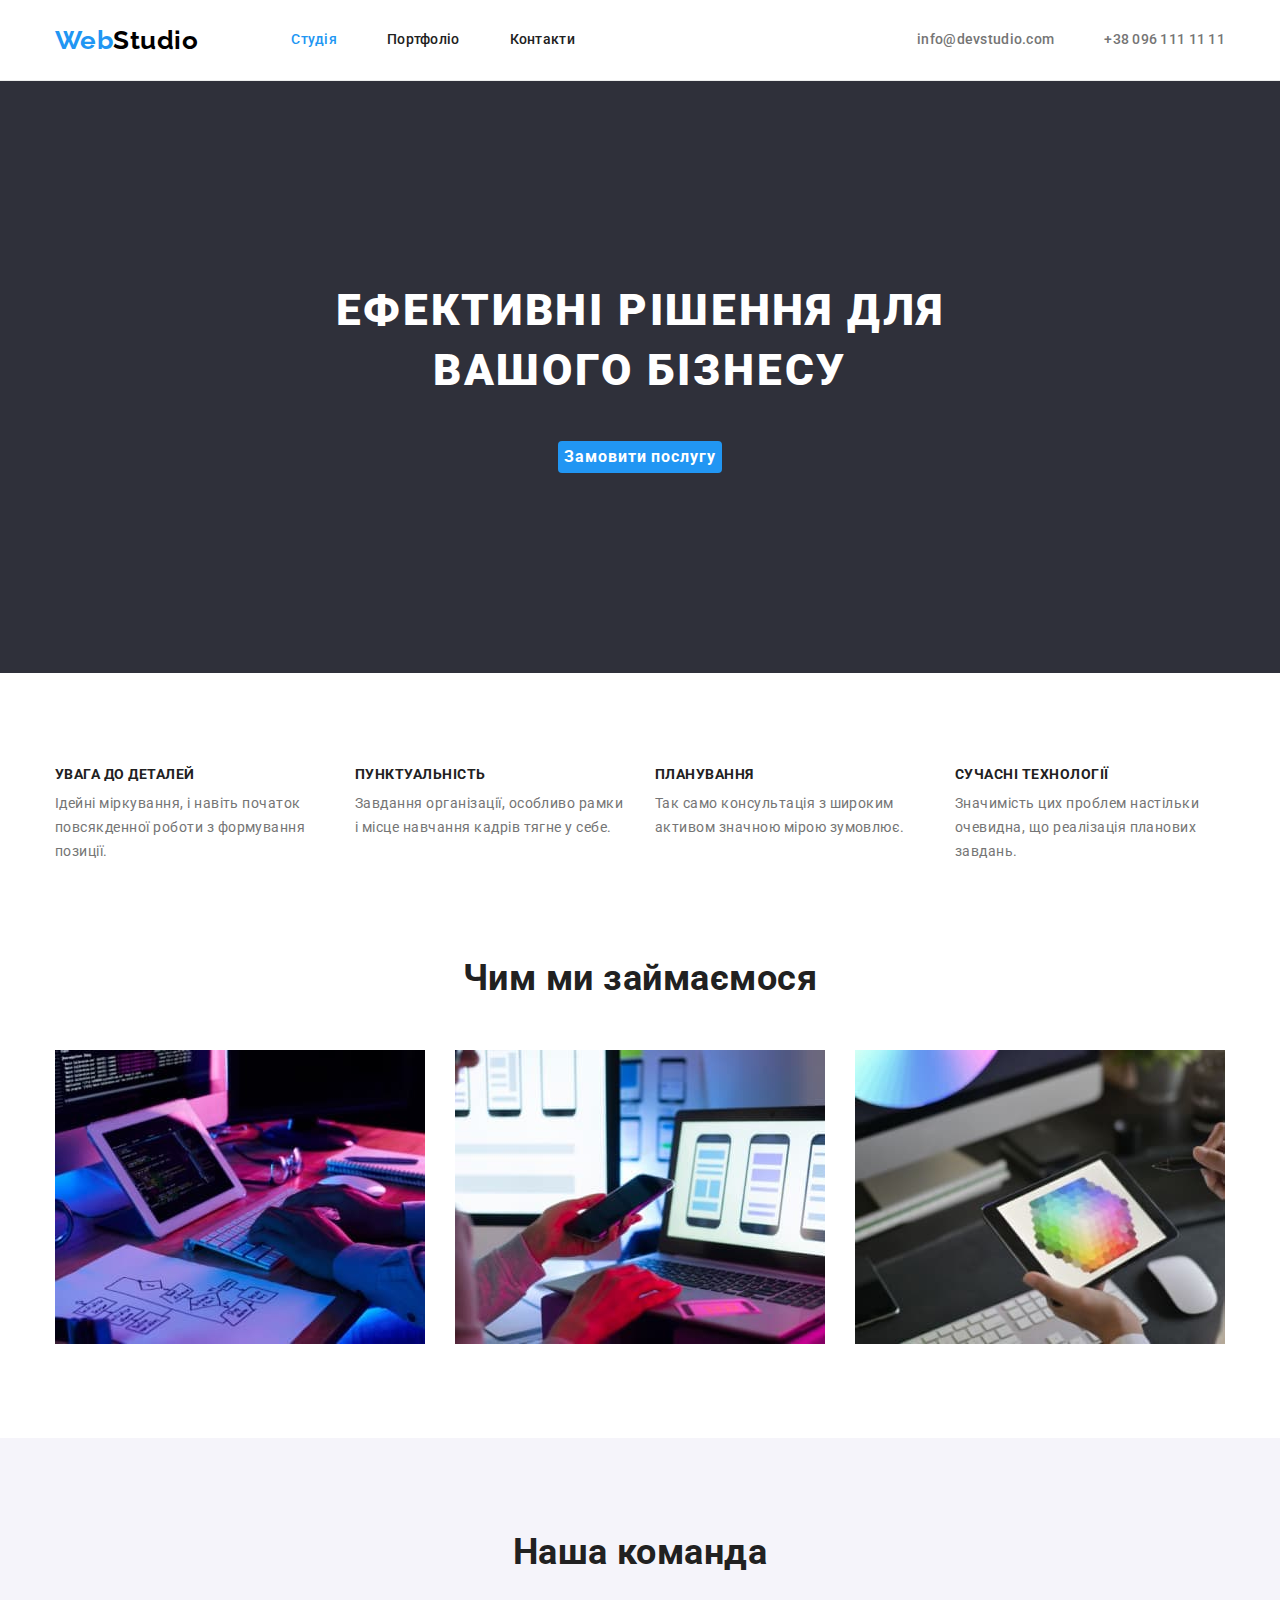
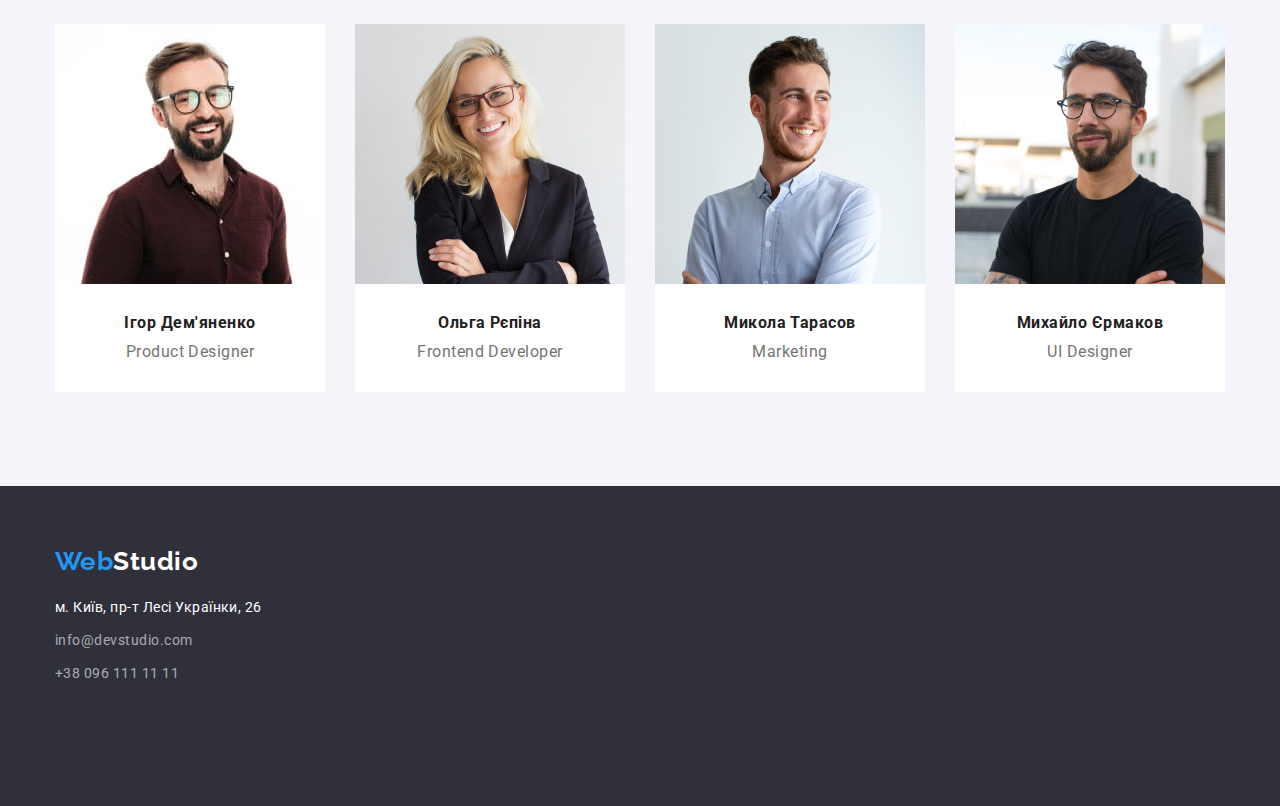
<file: index.html>
<!DOCTYPE html>
<html lang="uk">
  <head>
    <meta charset="UTF-8" />
    <meta http-equiv="X-UA-Compatible" content="IE=edge" />
    <meta name="viewport" content="width=device-width, initial-scale=1.0" />
    <title>Студія</title>
    <link rel="preconnect" href="https://fonts.googleapis.com" />
    <link rel="preconnect" href="https://fonts.gstatic.com" crossorigin />
    <link
      href="https://fonts.googleapis.com/css2?family=Raleway:wght@700&family=Roboto:wght@400;500;700;900&display=swap"
      rel="stylesheet"
    />
    <link
      rel="stylesheet"
      href="https://cdnjs.cloudflare.com/ajax/libs/modern-normalize/1.0.0/modern-normalize.min.css"
    />
    <link href="css/styles.css" rel="stylesheet" />
  </head>
  <body>
    <!--Header-->
    <header class="header">
      <nav class="container main-header">
        <a href="./index.html" class="logo link"
          >Web<span class="logo-header">Studio</span>
        </a>
        <ul class="header-nav list">
          <li class="item">
            <a href="./index.html" class="link current">Студія</a>
          </li>
          <li class="item">
            <a href="./porfolio.html" class="link">Портфоліо</a>
          </li>
          <li class="item"><a href="#" class="link">Контакти</a></li>
        </ul>

        <ul class="header-contacts list">
          <li class="item">
            <a href="mailto:info@devstudio.com" class="link"
              >info@devstudio.com</a
            >
          </li>
          <li class="item">
            <a href="tel:+380961111111" class="link">+38 096 111 11 11</a>
          </li>
        </ul>
      </nav>
    </header>

    <!--Main-->
    <main>
      <section class="hero">
        <h1 class="hero-title">Ефективні рішення для вашого бізнесу</h1>
        <button class="hero-button" type="button">Замовити послугу</button>
      </section>

      <section class="section benefit-section">
        <div class="container">
          <h2 class="section-title visually-hidden">Наші переваги</h2>
          <ul class="benefits-list list">
            <li class="item">
              <h3 class="title">Увага до деталей</h3>
              <p class="benefit">
                Ідейні міркування, і навіть початок повсякденної роботи з
                формування позиції.
              </p>
            </li>
            <li class="item">
              <h3 class="title">Пунктуальність</h3>
              <p class="benefit">
                Завдання організації, особливо рамки і місце навчання кадрів
                тягне у себе.
              </p>
            </li>
            <li class="item">
              <h3 class="title">Планування</h3>
              <p class="benefit">
                Так само консультація з широким активом значною мірою зумовлює.
              </p>
            </li>
            <li class="item">
              <h3 class="title">Сучасні технології</h3>
              <p class="benefit">
                Значимість цих проблем настільки очевидна, що реалізація
                планових завдань.
              </p>
            </li>
          </ul>
        </div>
      </section>

      <section class="section">
        <div class="container">
          <h2 class="section-title">Чим ми займаємося</h2>
          <ul class="work-list list">
            <li class="item">
              <img src="images/box1.jpg" alt="Людина, яка друкує" width="370" />
            </li>
            <li class="item">
              <img
                src="images/box2.jpg"
                alt="Людина, яка працює з смартфоном та за ноубуком"
                width="370"
              />
            </li>
            <li class="item">
              <img
                src="images/box3.jpg"
                alt="Людина, яка працює з графічним планшетом"
                width="370"
              />
            </li>
          </ul>
        </div>
      </section>

      <section class="section team">
        <h2 class="section-title">Наша команда</h2>
        <div class="container">
          <ul class="members-list list">
            <li class="members-item">
              <img
                src="images/member1.jpg"
                alt="Перший співробітник"
                width="270"
              />
              <div class="member-container">
                <h3 class="member">Ігор Дем'яненко</h3>
                <p class="position">Product Designer</p>
              </div>
            </li>
            <li class="members-item">
              <img
                src="images/member2.jpg"
                alt="Другий співробітник"
                width="270"
              />
              <div class="member-container">
                <h3 class="member">Ольга Рєпіна</h3>
                <p class="position">Frontend Developer</p>
              </div>
            </li>
            <li class="members-item">
              <img
                src="images/member3.jpg"
                alt="Третій співробітник"
                width="270"
              />
              <div class="member-container">
                <h3 class="member">Микола Тарасов</h3>
                <p class="position">Marketing</p>
              </div>
            </li>
            <li class="members-item">
              <img
                src="images/member4.jpg"
                alt="Четвертий співробітник"
                width="270"
              />
              <div class="member-container">
                <h3 class="member">Михайло Єрмаков</h3>
                <p class="position">UI Designer</p>
              </div>
            </li>
          </ul>
        </div>
      </section>
    </main>

    <!--Footer-->
    <footer class="footer">
      <div class="container">
        <a href="./index.html" class="logo link"
          >Web<span class="logo-footer">Studio</span>
        </a>
        <address class="footer-address">
          <ul class="footer-contacts list">
            <li class="item">
              <a
                href="https://goo.gl/maps/CPtrU1FHBa2aNyZL9"
                target="_blank"
                rel="noopener noreferrer nofollow"
                class="address link"
                >м. Київ, пр-т Лесі Українки, 26</a
              >
            </li>
            <li class="item">
              <a href="mailto:info@devstudio.com" class="link"
                >info@devstudio.com</a
              >
            </li>
            <li class="item">
              <a href="tel:+380961111111" class="link">+38 096 111 11 11</a>
            </li>
          </ul>
        </address>
      </div>
    </footer>
  </body>
</html>
</file>
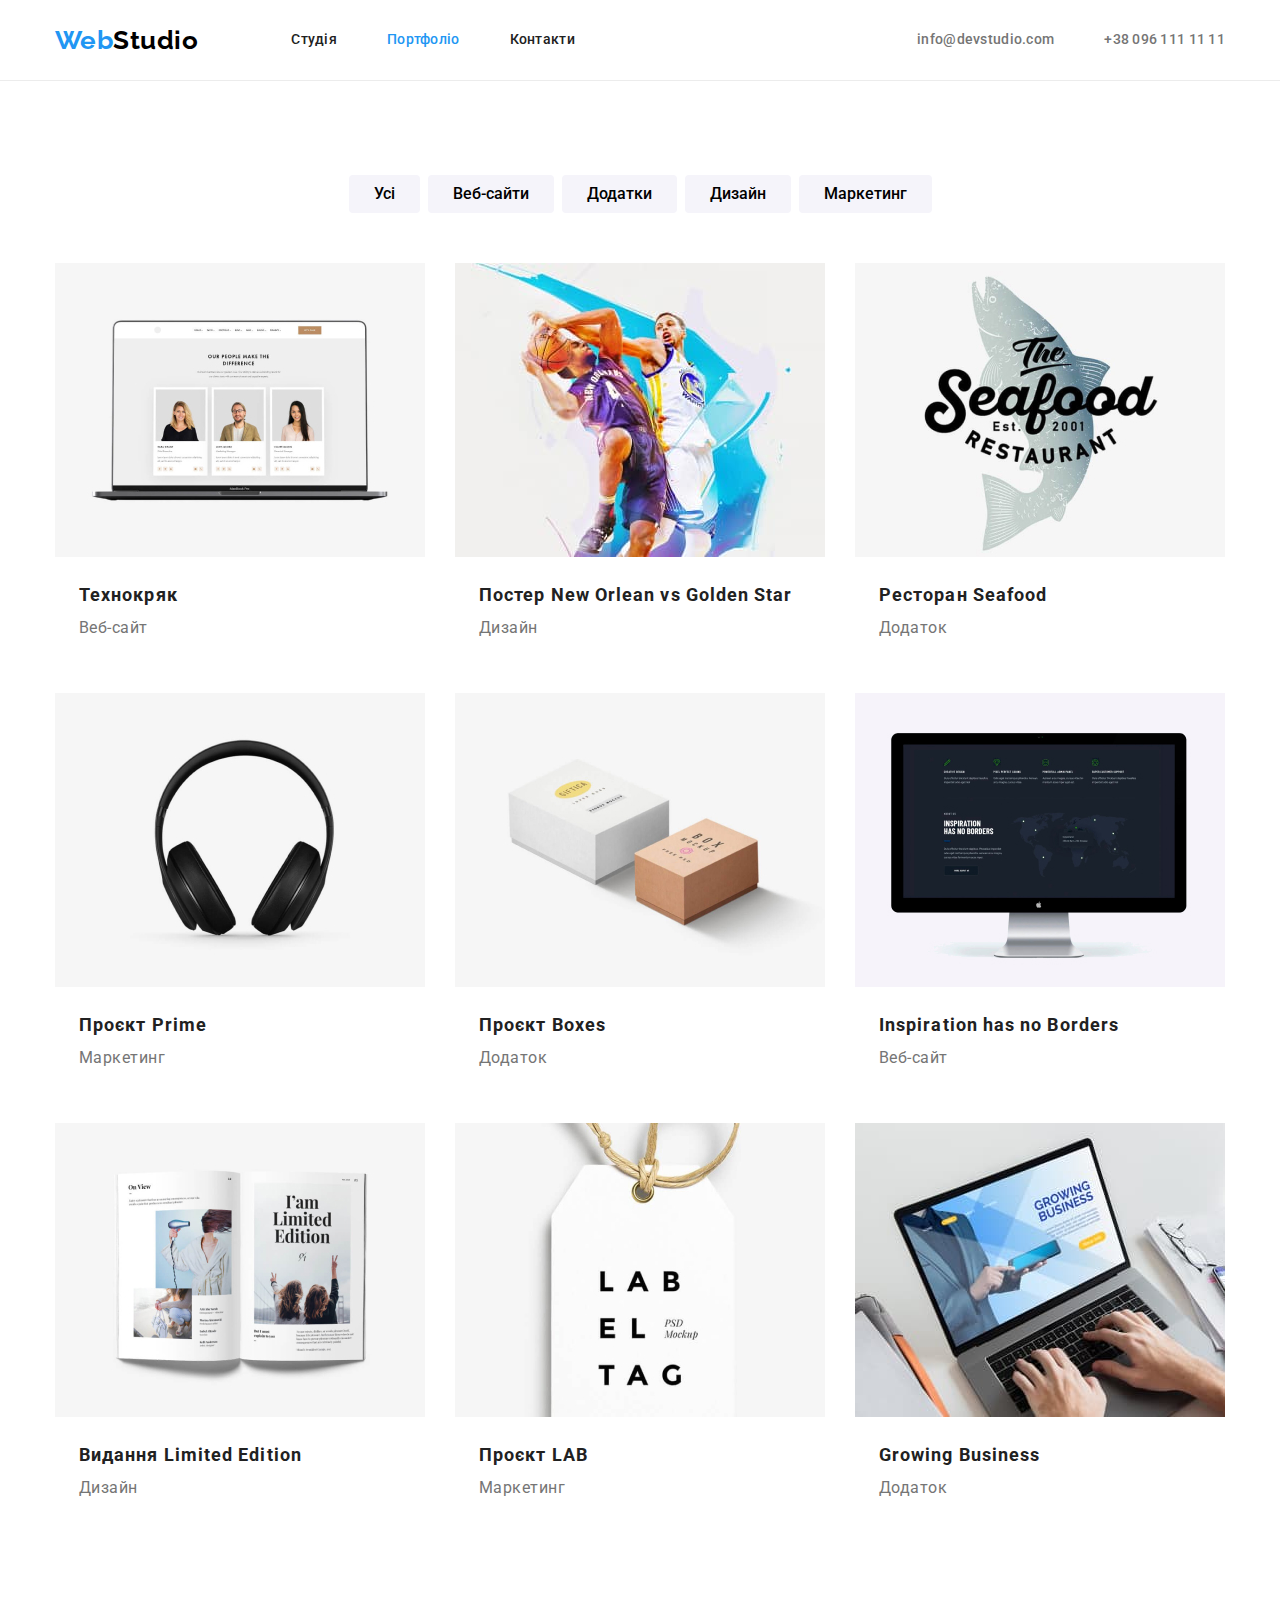
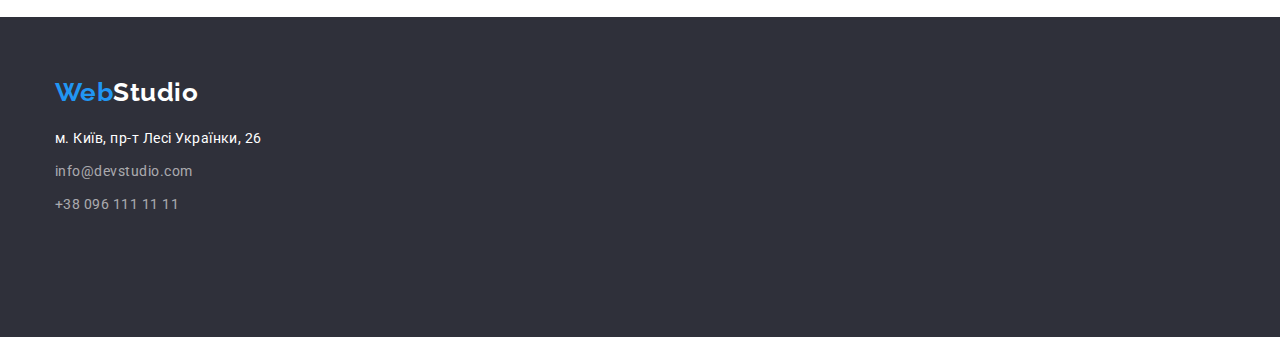
<file: porfolio.html>
<!DOCTYPE html>
<html lang="uk">
  <head>
    <meta charset="UTF-8" />
    <meta http-equiv="X-UA-Compatible" content="IE=edge" />
    <meta name="viewport" content="width=device-width, initial-scale=1.0" />
    <title>Студія</title>
    <link rel="preconnect" href="https://fonts.googleapis.com" />
    <link rel="preconnect" href="https://fonts.gstatic.com" crossorigin />
    <link
      href="https://fonts.googleapis.com/css2?family=Raleway:wght@700&family=Roboto:wght@400;500;700;900&display=swap"
      rel="stylesheet"
    />
    <link
      rel="stylesheet"
      href="https://cdnjs.cloudflare.com/ajax/libs/modern-normalize/1.0.0/modern-normalize.min.css"
    />
    <link href="css/styles.css" rel="stylesheet" />
  </head>
  <body>
    <!--Header-->
    <header class="header">
      <nav class="container main-header">
        <a href="./index.html" class="logo link"
          >Web<span class="logo-header">Studio</span>
        </a>
        <ul class="header-nav list">
          <li class="item">
            <a href="./index.html" class="link">Студія</a>
          </li>
          <li class="item">
            <a href="./porfolio.html" class="link current">Портфоліо</a>
          </li>
          <li class="item"><a href="#" class="link">Контакти</a></li>
        </ul>

        <ul class="header-contacts list">
          <li class="item">
            <a href="mailto:info@devstudio.com" class="link"
              >info@devstudio.com</a
            >
          </li>
          <li class="item">
            <a href="tel:+380961111111" class="link">+38 096 111 11 11</a>
          </li>
        </ul>
      </nav>
    </header>

    <!--Main-->
    <main>
      <section class="section">
        <div class="container">
          <ul class="buttons-list list">
            <li class="item">
              <button class="button" type="button">Усі</button>
            </li>
            <li class="item">
              <button class="button" type="button">Веб-сайти</button>
            </li>
            <li class="item">
              <button class="button" type="button">Додатки</button>
            </li>
            <li class="item">
              <button class="button" type="button">Дизайн</button>
            </li>
            <li class="item">
              <button class="button" type="button">Маркетинг</button>
            </li>
          </ul>

          <ul class="projects-list list">
            <li class="item">
              <img
                src="./images/img_project1.jpg"
                alt="1 project"
                width="370"
              />
              <div class="project-container">
                <h2 class="project-title">Технокряк</h2>
                <p class="project-type">Веб-сайт</p>
              </div>
            </li>
            <li class="item">
              <img
                src="./images/img_project2.jpg"
                alt="2 project"
                width="370"
              />
              <div class="project-container">
                <h2 class="project-title">Постер New Orlean vs Golden Star</h2>
                <p class="project-type">Дизайн</p>
              </div>
            </li>
            <li class="item">
              <img
                src="./images/img_project3.jpg"
                alt="3 project"
                width="370"
              />
              <div class="project-container">
                <h2 class="project-title">Ресторан Seafood</h2>
                <p class="project-type">Додаток</p>
              </div>
            </li>
            <li class="item">
              <img
                src="./images/img_project4.jpg"
                alt="4 project"
                width="370"
              />
              <div class="project-container">
                <h2 class="project-title">Проєкт Prime</h2>
                <p class="project-type">Маркетинг</p>
              </div>
            </li>
            <li class="item">
              <img
                src="./images/img_project5.jpg"
                alt="5 project"
                width="370"
              />
              <div class="project-container">
                <h2 class="project-title">Проєкт Boxes</h2>
                <p class="project-type">Додаток</p>
              </div>
            </li>
            <li class="item">
              <img
                src="./images/img_project6.jpg"
                alt="6 project"
                width="370"
              />
              <div class="project-container">
                <h2 class="project-title">Inspiration has no Borders</h2>
                <p class="project-type">Веб-сайт</p>
              </div>
            </li>
            <li class="item">
              <img
                src="./images/img_project7.jpg"
                alt="7 project"
                width="370"
              />
              <div class="project-container">
                <h2 class="project-title">Видання Limited Edition</h2>
                <p class="project-type">Дизайн</p>
              </div>
            </li>
            <li class="item">
              <img
                src="./images/img_project8.jpg"
                alt="8 project"
                width="370"
              />
              <div class="project-container">
                <h2 class="project-title">Проєкт LAB</h2>
                <p class="project-type">Маркетинг</p>
              </div>
            </li>
            <li class="item">
              <img
                src="./images/img_project9.jpg"
                alt="9 project"
                width="370"
              />
              <div class="project-container">
                <h2 class="project-title">Growing Business</h2>
                <p class="project-type">Додаток</p>
              </div>
            </li>
          </ul>
        </div>
      </section>
    </main>

    <!--Footer-->
    <footer class="footer">
      <div class="container">
        <a href="./index.html" class="logo link"
          >Web<span class="logo-footer">Studio</span>
        </a>
        <address class="footer-address">
          <ul class="footer-contacts list">
            <li class="item">
              <a
                href="https://goo.gl/maps/CPtrU1FHBa2aNyZL9"
                target="_blank"
                rel="noopener noreferrer nofollow"
                class="address link"
                >м. Київ, пр-т Лесі Українки, 26</a
              >
            </li>
            <li class="item">
              <a href="mailto:info@devstudio.com" class="link"
                >info@devstudio.com</a
              >
            </li>
            <li class="item">
              <a href="tel:+380961111111" class="link">+38 096 111 11 11</a>
            </li>
          </ul>
        </address>
      </div>
    </footer>
  </body>
</html>
</file>
<file: css/styles.css>
:root {
  --primary-color-text: #757575;
  --title-color: #212121;
  --accent: #2196f3;
  --secondary-bg-color: #2f303a;
  --third-bg-color: #f5f4fa;
  --white-color: #ffffff;
  --black-color: #000000;
  --hero-button-bg: #188ce8;
}

*,
::after,
::before {
  box-sizing: border-box;
}

h1,
h2,
h3,
h4,
h5,
h6,
p {
  padding: 0;
  margin: 0;
}

ul,ol{
  margin: 0;
    padding-left: 0;
}

button{
  cursor: pointer;
}

address{
  font-style: normal;
}

img{
  display: block;
  max-width: 100%;
  height: auto;
}

body {
  background-color: var(--white-color);
  color: var(--primary-color-text);
  font-family: "Roboto", sans-serif;
  letter-spacing: 0.03em;
}

.container {
  margin-right: auto;
  margin-left: auto;
  width: 1200px;
  padding-left: 15px;
  padding-right: 15px;
  /*outline: 2px solid tomato;*/
}

.list {
  margin: 0;
  padding: 0;
  list-style: none;
}

.link {
  text-decoration: none;
}

.visually-hidden {
  position: absolute;
  white-space: nowrap;
  width: 1px;
  height: 1px;
  overflow: hidden;
  border: 0;
  padding: 0;
  clip: rect(0 0 0 0);
  clip-path: inset(50%);
  margin: -1px;
}

/*------Logo------*/
.logo {
  color: var(--accent);
  font-family: "Raleway";
  font-weight: 700;
  font-size: 26px;
  line-height: 1.19;
}

.logo-header {
  color: var(--black-color);
  font-family: "Raleway";
  font-size: 26px;
  line-height: 1.19;
}

.logo-footer {
  color: var(--white-color);
  font-family: "Raleway";
  font-size: 26px;
  line-height: 1.19;
}

/*------Header------*/

.header {
  border-bottom: 1px solid #ececec;
}

.header-nav {
  display: flex;
  margin-left: 93px;
}

.main-header {
  display: flex;
  align-items: center;
}

.header-nav .item + .item {
  margin-left: 50px;
}

.header-nav .link {
  display: block;
  padding-top: 32px;
  padding-bottom: 32px;

  color: var(--title-color);
  font-weight: 500;
  font-size: 14px;
  line-height: 1.14;
  letter-spacing: 0.02em;
}

.header-nav .link:hover,
.header-nav .link:focus {
  color: var(--accent);
}

.header-nav .link.current {
  color: var(--accent);
}

.header-contacts {
  display: flex;
  margin-left: auto;
}

.header-contacts .item + .item {
  margin-left: 50px;
}

.header-contacts .link {
  display: block;
  padding-top: 32px;
  padding-bottom: 32px;

  color: var(--primary-color-text);
  font-weight: 500;
  font-size: 14px;
  line-height: 1.14;
  letter-spacing: 0.02em;
}

.header-contacts .link:hover,
.header-contacts .link:focus {
  color: var(--accent);
}

/*------Section-title------*/
.section {
  padding-top: 94px;
  padding-bottom: 94px;
}

.section-title {
  margin-bottom: 50px;
  text-align: center;

  color: var(--title-color);
  font-weight: 700;
  font-size: 36px;
  line-height: 1.16;
}

/*------Hero------*/
.hero {
  background-color: var(--secondary-bg-color);
  text-align: center;
  padding-top: 200px;
  padding-bottom: 200px;
}

.hero-title {
  margin: 0 auto;
  width: 696px;

  color: var(--white-color);
  font-weight: 900;
  font-size: 44px;
  line-height: 1.36;

  letter-spacing: 0.06em;
  text-transform: uppercase;
}

.hero-button {
  display: inline-block;
  border-radius: 4px;
  margin-top: 40px;
  border: none;

  color: var(--white-color);
  background-color: var(--accent);
  font-family: inherit;
  font-weight: 700;
  font-size: 16px;
  line-height: 1.87;
  letter-spacing: 0.06em;
  cursor: pointer;
}

.hero-button:hover,
.hero-button:focus {
  background-color: var(--hero-button-bg);
}

/*------Benefits-list------*/

.benefit-section {
  padding-bottom: 0px;
}
.benefits-list {
  display: flex;
  flex-wrap: wrap;
}

.benefits-list .title {
  color: var(--title-color);
  font-size: 14px;
  line-height: 1.14;
  text-transform: uppercase;
}

.benefits-list .benefit {
  margin-top: 10px;

  color: var(--primary-color-text);
  font-size: 14px;
  line-height: 1.71;
}

.benefits-list .item {
  width: 270px;
  margin-right: 30px;
}

.benefits-list .item:last-child {
  margin-right: 0;
}

/*------Work list------*/

.work-list {
  display: flex;
  flex-wrap: wrap;
}

.work-list .item:not(:last-child) {
  margin-right: 30px;
}

/*------Members-list------*/
.members-list {
  display: flex;
  flex-wrap: wrap;
}

.members-list .members-item:not(:last-child) {
  width: 270px;
  margin-right: 30px;
}

.member-container .member {
  margin-top: 30px;

  color: var(--title-color);
  font-size: 16px;
  line-height: 1.18;
  text-align: center;
}

.member-container .position {
  margin-top: 10px;
  padding-bottom: 30px;

  color: var(--primary-color-text);
  font-size: 16px;
  line-height: 1.18;
  text-align: center;
}

.team {
  margin: 0;
  background-color: var(--third-bg-color);
}

.members-list .members-item {
  background-color: var(--white-color);
}

/*------Footer------*/
.footer {
  background-color: var(--secondary-bg-color);
  padding-top: 60px;
  padding-bottom: 60px;
}

.footer .logo {
  display: block;
}

.footer-address {
  margin-top: 20px;
  padding-bottom: 60px;
}

.footer-address .item:not(:last-child) {
  margin-bottom: 9px;
}

.footer-contacts .link {
  color: rgba(255, 255, 255, 0.6);
  font-size: 14px;
  line-height: 1.71;
}

.footer-contacts .address {
  color: var(--white-color);
  font-size: 14px;
  line-height: 1.71;
}

.footer-contacts .link:hover,
.footer-contacts .link:focus {
  color: var(--accent);
}

/*------Portfolio------*/

.buttons-list {
  display: flex;
  flex-wrap: wrap;
  justify-content: center;
  margin-bottom: 50px;
}

.buttons-list .button {
  padding: 6px 25px;
  border-radius: 4px;
  border: none;

  color: var(--black-color);
  background-color: var(--third-bg-color);
  font-family: inherit;
  font-weight: 500;
  font-size: 16px;
  line-height: 1.62;
  cursor: pointer;
}

.buttons-list .item:not(:last-child) {
  margin-right: 8px;
}

.buttons-list .button:hover,
.buttons-list .button:focus {
  color: var(--white-color);
  background-color: var(--accent);
  font-weight: 500;
  font-size: 16px;
  line-height: 1.62;
}

.projects-list {
  display: flex;
  flex-wrap: wrap;
  gap: 30px;
}

.projects-list .item {
  flex-basis: calc((100% - 60px) / 3);
  border: 1 px solid #EEEEEE;
}

.project-container{
  padding: 20px 24px;
}

.project-container .project-title {
  color: var(--title-color);
  font-weight: 700;
  font-size: 18px;
  line-height: 2;
  letter-spacing: 0.06em;
}

.project-container .project-type {
  font-size: 16px;
  line-height: 1.87;
}

.projects-item {
  background-color: var(--white-color);
}
</file>
